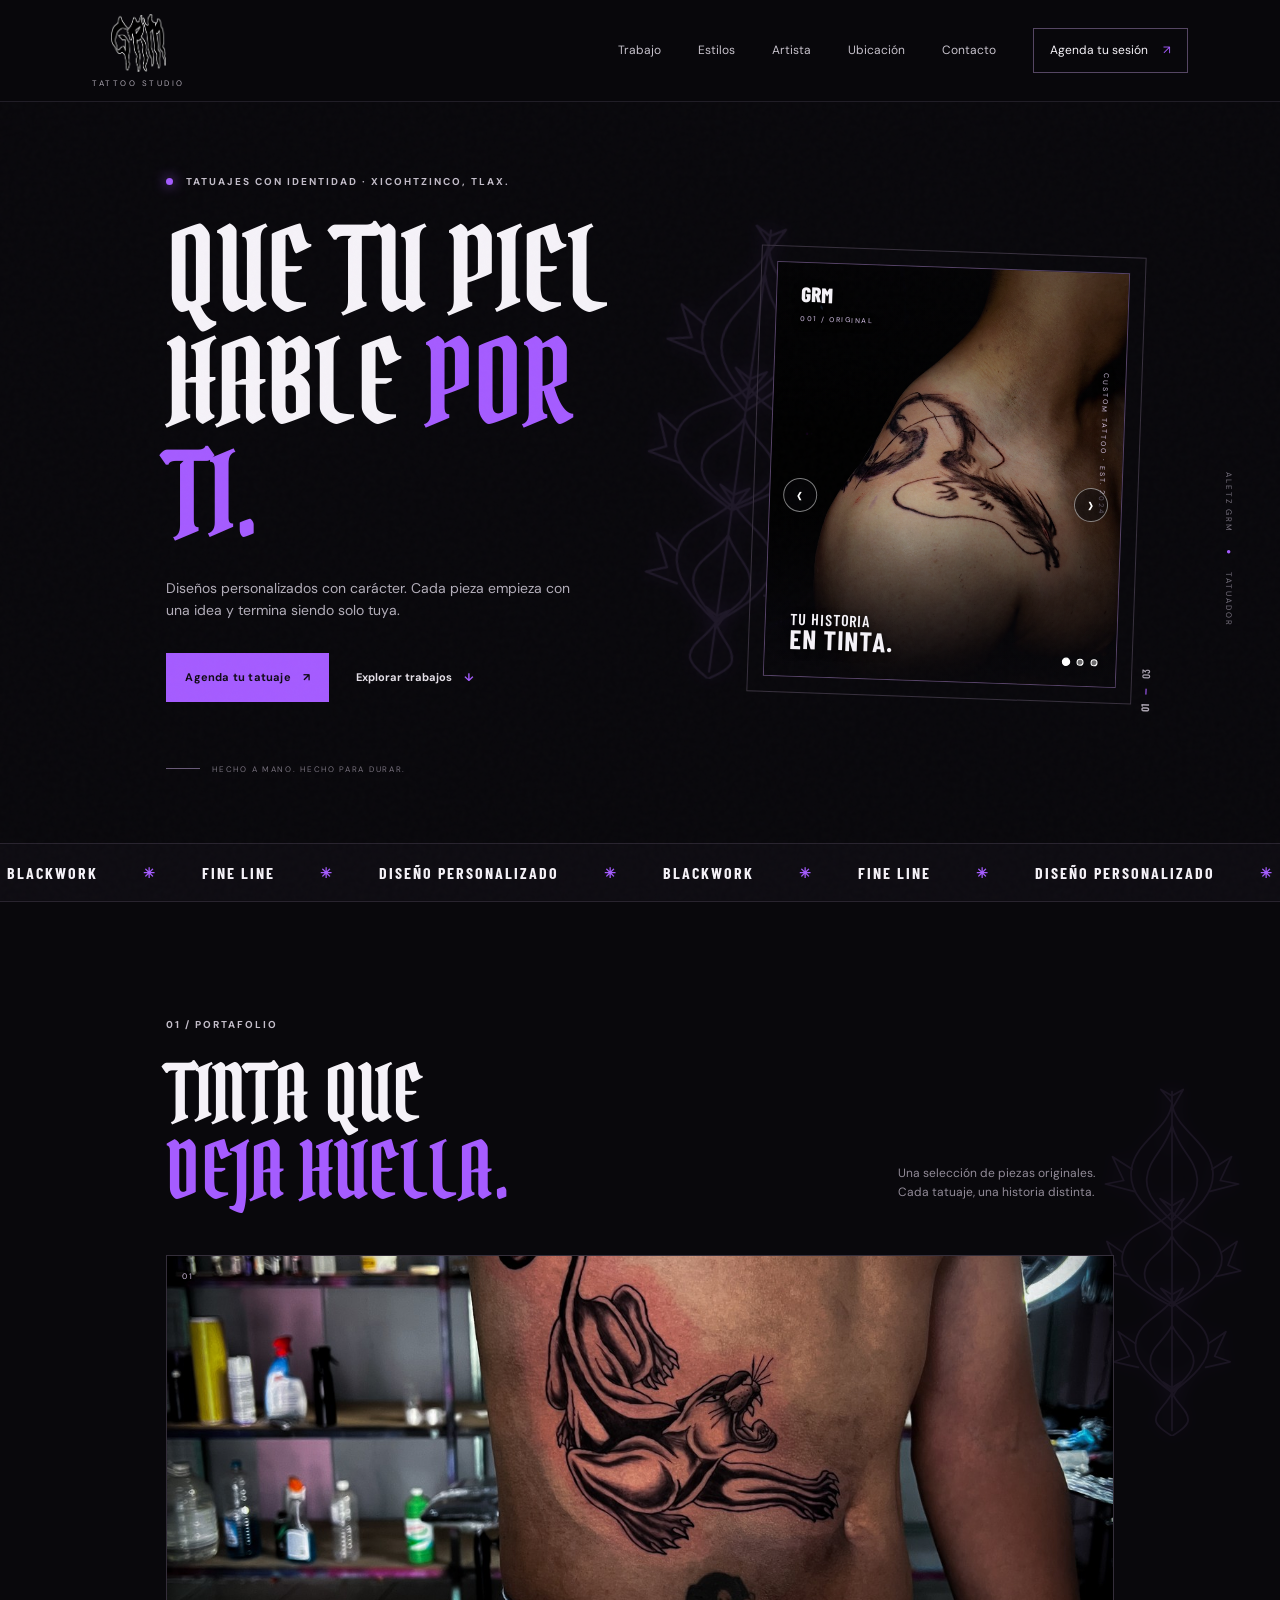
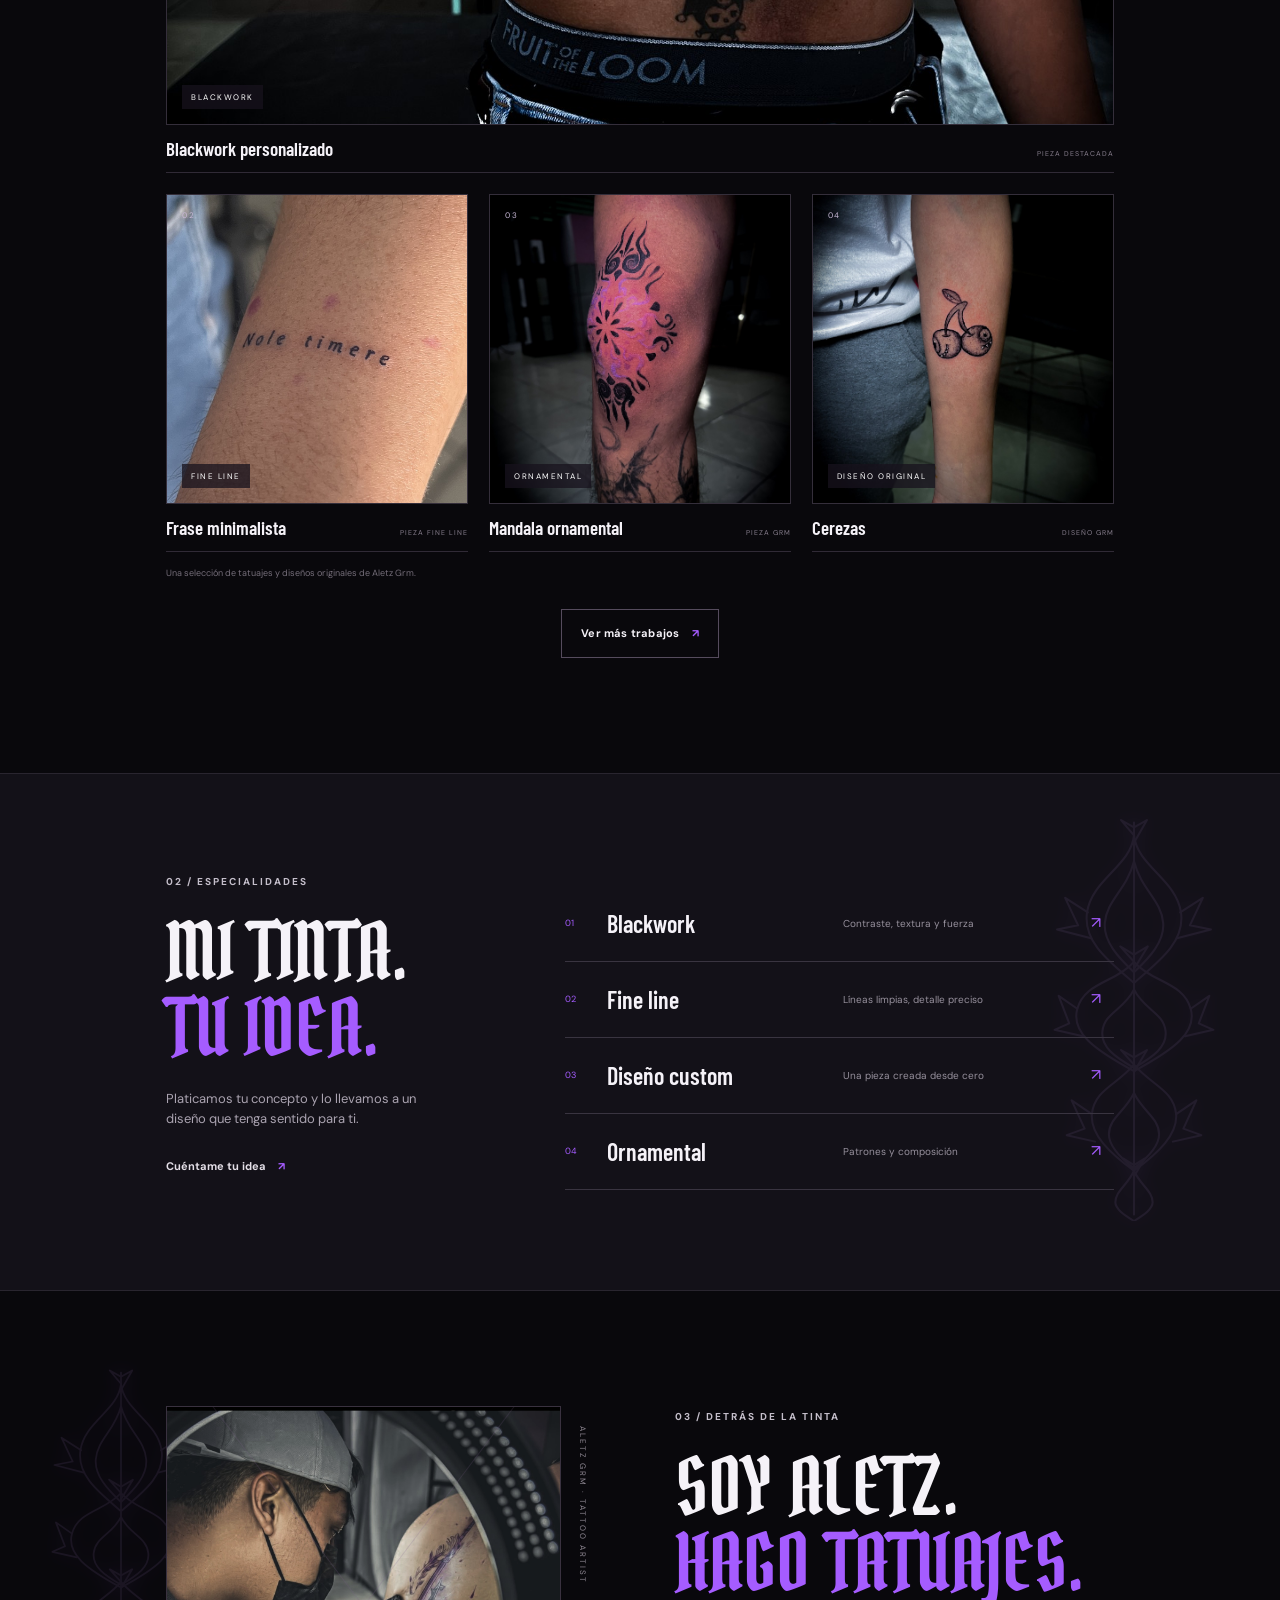
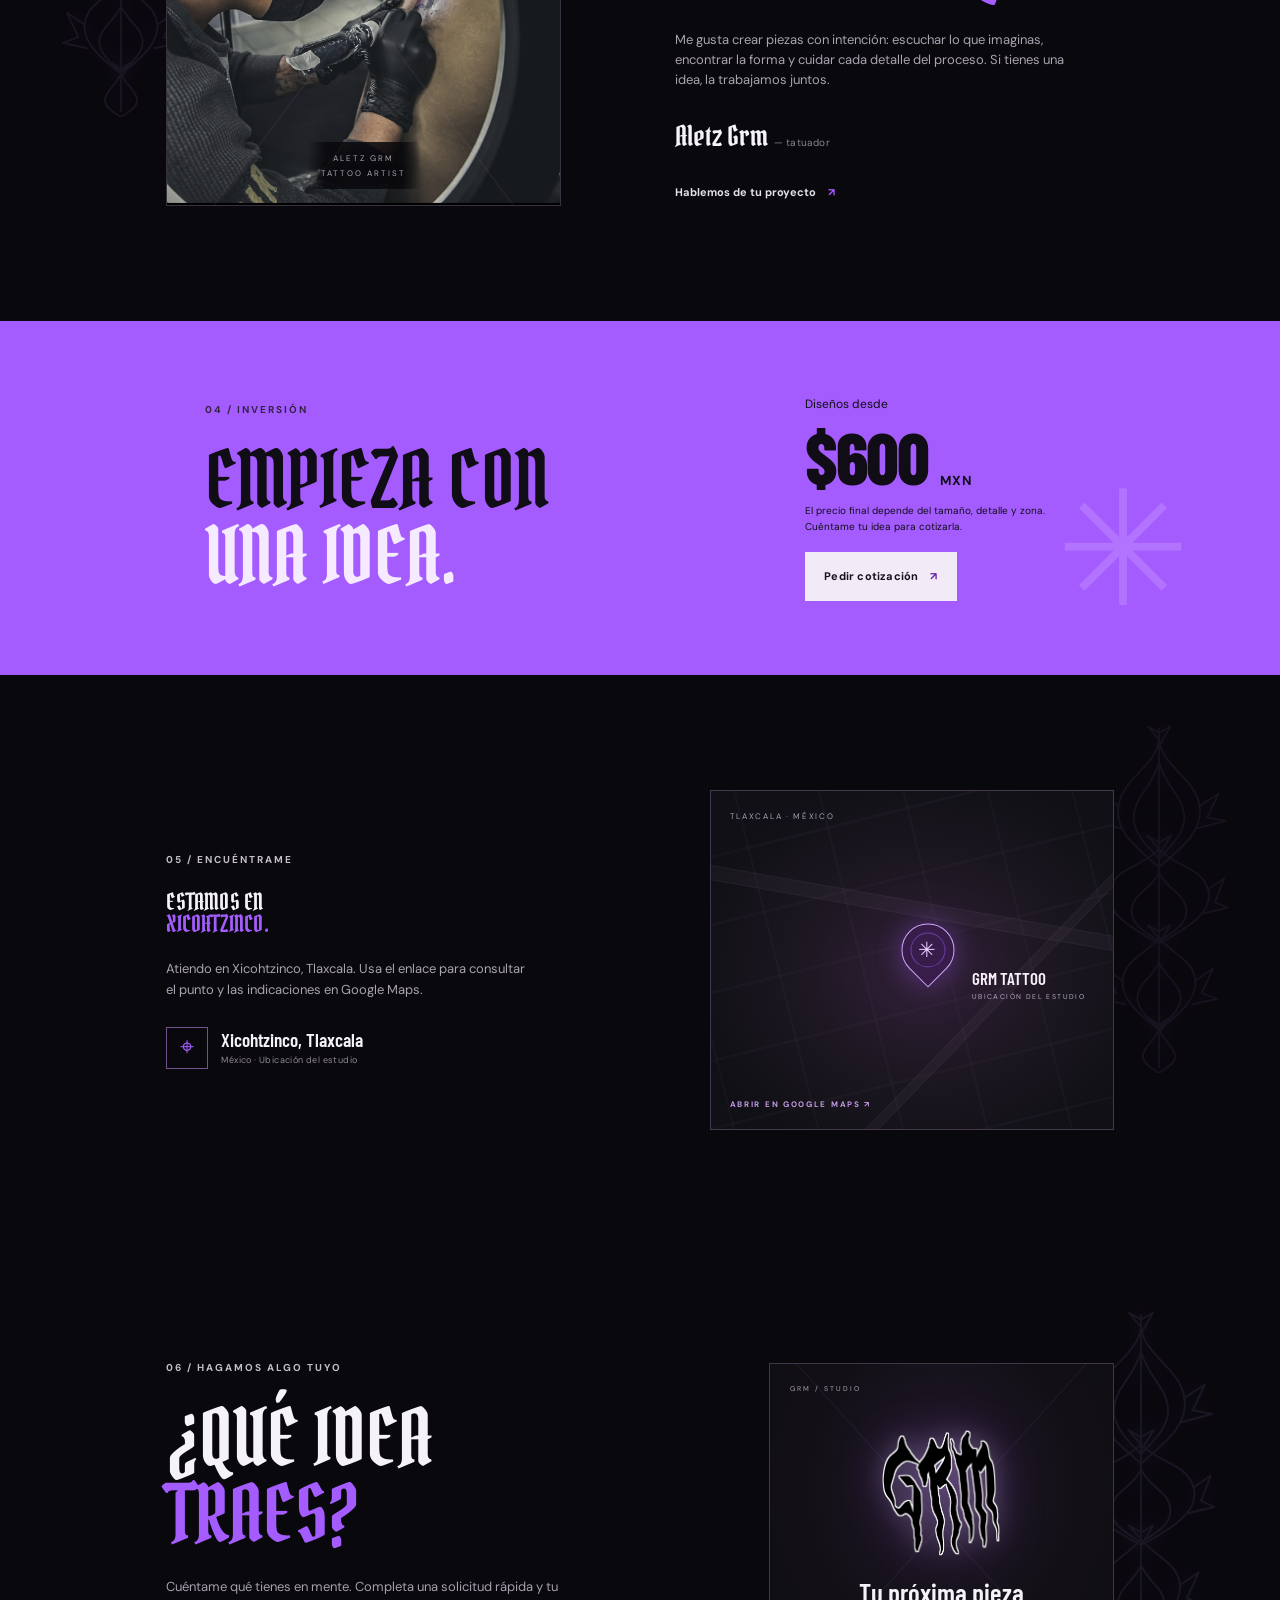
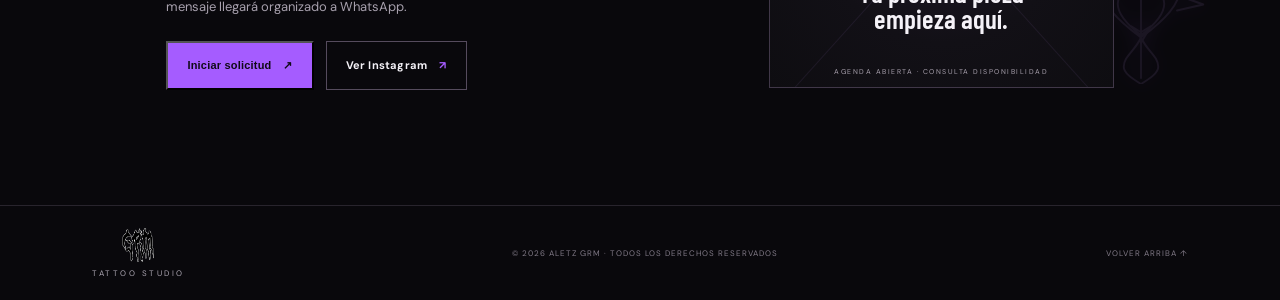
<file: index.html>
<!doctype html>
<html lang="es">
<head>
  <meta charset="utf-8">
  <meta name="viewport" content="width=device-width, initial-scale=1">
  <meta name="theme-color" content="#09080c">
  <meta name="description" content="Tatuajes personalizados por Aletz Grm. Blackwork, fine line y diseños con identidad. Agenda tu cita.">
  <title>GRM Tattoo — Aletz Grm</title>
  <link rel="preconnect" href="https://fonts.googleapis.com">
  <link rel="preconnect" href="https://fonts.gstatic.com" crossorigin>
  <link href="https://fonts.googleapis.com/css2?family=Barlow+Condensed:wght@500;600;700;800;900&family=DM+Sans:wght@400;500;600;700&display=swap" rel="stylesheet">
  <link href="https://fonts.googleapis.com/css2?family=Pirata+One&display=swap" rel="stylesheet">
  <link rel="stylesheet" href="styles.css">
</head>
<body>
  <div class="grain" aria-hidden="true"></div>
  <header class="site-header">
    <a class="brand" href="#inicio" aria-label="GRM Tattoo, inicio"><img class="brand-logo" src="images/logo-grm-contorno.png" alt=""><span class="brand-caption">TATTOO STUDIO</span></a>
    <button class="menu-toggle" aria-label="Abrir menú" aria-expanded="false"><span></span><span></span></button>
    <nav class="nav" aria-label="Navegación principal">
      <a href="#trabajo">Trabajo</a><a href="#estilos">Estilos</a><a href="#artista">Artista</a><a href="#ubicacion">Ubicación</a><a href="#contacto">Contacto</a>
      <a class="nav-cta" href="#contacto">Agenda tu sesión <span>↗</span></a>
    </nav>
  </header>

  <main>
    <section class="hero" id="inicio">
      <div class="hero-copy">
        <p class="eyebrow"><i></i> TATUAJES CON IDENTIDAD · XICOHTZINCO, TLAX.</p>
        <h1>QUE TU PIEL<br>HABLE <em>POR TI.</em></h1>
        <p class="hero-intro">Diseños personalizados con carácter. Cada pieza empieza con una idea y termina siendo solo tuya.</p>
        <div class="hero-actions"><a class="button button-primary" href="#contacto">Agenda tu tatuaje <span>↗</span></a><a class="text-link" href="#trabajo">Explorar trabajos <span>↓</span></a></div>
        <div class="hero-note"><span class="note-line"></span><span>HECHO A MANO. HECHO PARA DURAR.</span></div>
      </div>
      <div class="hero-art" role="img" aria-label="Ilustración abstracta en tinta negra y morada">
        <div class="art-frame hero-carousel" data-carousel tabindex="0" role="region" aria-roledescription="carrusel" aria-label="Tatuajes destacados de Aletz Grm">
          <div class="carousel-slides" aria-live="polite">
            <div class="carousel-slide is-active" data-slide aria-hidden="false"><img src="images/grm-hero-01.jpg" alt="Tatuaje original en un hombro, de líneas negras y sombreado" fetchpriority="high"></div>
            <div class="carousel-slide" data-slide aria-hidden="true"><img src="images/grm-hero-02.jpg" alt="Vista lateral del tatuaje original en el hombro" loading="lazy" decoding="async"></div>
            <div class="carousel-slide" data-slide aria-hidden="true"><img src="images/grm-hero-03.jpg" alt="Otra vista del diseño tatuado en el hombro" loading="lazy" decoding="async"></div>
          </div>
          <div class="art-stamp">GRM<br><small>001 / ORIGINAL</small></div><div class="art-orbit orbit-one"></div><div class="art-orbit orbit-two"></div><div class="art-cross">✳</div><div class="art-vertical">CUSTOM TATTOO · EST. 2024</div><div class="art-bottom">TU HISTORIA<br><b>EN TINTA.</b></div>
          <button class="carousel-arrow carousel-prev" type="button" data-carousel-prev aria-label="Foto anterior">‹</button><button class="carousel-arrow carousel-next" type="button" data-carousel-next aria-label="Foto siguiente">›</button>
          <div class="carousel-dots" role="group" aria-label="Elegir foto"><button class="carousel-dot is-active" type="button" data-carousel-dot="0" aria-label="Ver foto 1 de 3" aria-current="true"></button><button class="carousel-dot" type="button" data-carousel-dot="1" aria-label="Ver foto 2 de 3" aria-current="false"></button><button class="carousel-dot" type="button" data-carousel-dot="2" aria-label="Ver foto 3 de 3" aria-current="false"></button></div>
        </div>
        <div class="art-index"><strong data-carousel-index>01</strong> <span>—</span> 03</div>
      </div>
      <div class="hero-side-label">ALETZ GRM <span>●</span> TATUADOR</div>
    </section>

    <section class="ticker" aria-label="Especialidades"><div class="ticker-track"><span>BLACKWORK</span><b>✳</b><span>FINE LINE</span><b>✳</b><span>DISEÑO PERSONALIZADO</span><b>✳</b><span>BLACKWORK</span><b>✳</b><span>FINE LINE</span><b>✳</b><span>DISEÑO PERSONALIZADO</span><b>✳</b></div></section>

    <section class="section work-section" id="trabajo">
      <div class="section-heading"><div><p class="eyebrow">01 / PORTAFOLIO</p><h2>TINTA QUE<br><em>DEJA HUELLA.</em></h2></div><p class="section-aside">Una selección de piezas originales.<br>Cada tatuaje, una historia distinta.</p></div>
      <div class="gallery">
        <article class="gallery-card card-tall blackwork-card"><div class="gallery-image image-one"><img class="portfolio-photo blackwork-photo" src="images/tatuaje-blackwork-01.jpg" alt="Tatuaje blackwork de una criatura ilustrada en el costado del torso" fetchpriority="high"><span class="image-number">01</span><span class="image-tag">BLACKWORK</span></div><div class="gallery-meta"><h3>Blackwork personalizado</h3><span>PIEZA DESTACADA</span></div></article>
        <article class="gallery-card card-offset fine-line-card"><div class="gallery-image image-two"><img class="portfolio-photo fine-line-photo" src="images/tatuaje-fine-line-01.jpg" alt="Tatuaje fine line con una frase breve en el antebrazo" loading="lazy" decoding="async"><span class="image-number">02</span><span class="image-tag">FINE LINE</span></div><div class="gallery-meta"><h3>Frase minimalista</h3><span>PIEZA FINE LINE</span></div></article>
        <article class="gallery-card ornamental-card"><div class="gallery-image image-three"><img class="portfolio-photo" src="images/tatuaje-ornamental-01.jpg" alt="Tatuaje ornamental de líneas negras y mandala floral en una pierna" loading="lazy" decoding="async"><span class="image-number">03</span><span class="image-tag">ORNAMENTAL</span></div><div class="gallery-meta"><h3>Mandala ornamental</h3><span>PIEZA GRM</span></div></article>
        <article class="gallery-card original-card"><div class="gallery-image image-four"><img class="portfolio-photo" src="images/tatuaje-diseno-original-01.jpg" alt="Tatuaje original de dos cerezas ilustradas en un antebrazo" loading="lazy" decoding="async"><span class="image-number">04</span><span class="image-tag">DISEÑO ORIGINAL</span></div><div class="gallery-meta"><h3>Cerezas</h3><span>DISEÑO GRM</span></div></article>
      </div>
      <p class="gallery-disclaimer">Una selección de tatuajes y diseños originales de Aletz Grm.</p>
      <div class="gallery-actions"><a class="button button-outline" href="trabajos.html" target="_blank" rel="noopener noreferrer">Ver más trabajos <span>↗</span></a></div>
    </section>

    <section class="styles-section" id="estilos"><div class="styles-inner"><div class="styles-title"><p class="eyebrow">02 / ESPECIALIDADES</p><h2>MI TINTA.<br><em>TU IDEA.</em></h2><p>Platicamos tu concepto y lo llevamos a un diseño que tenga sentido para ti.</p><a class="text-link" href="#contacto">Cuéntame tu idea <span>↗</span></a></div><div class="style-list"><a href="#contacto"><span class="style-num">01</span><span class="style-name">Blackwork</span><span class="style-desc">Contraste, textura y fuerza</span><span class="style-arrow">↗</span></a><a href="#contacto"><span class="style-num">02</span><span class="style-name">Fine line</span><span class="style-desc">Líneas limpias, detalle preciso</span><span class="style-arrow">↗</span></a><a href="#contacto"><span class="style-num">03</span><span class="style-name">Diseño custom</span><span class="style-desc">Una pieza creada desde cero</span><span class="style-arrow">↗</span></a><a href="#contacto"><span class="style-num">04</span><span class="style-name">Ornamental</span><span class="style-desc">Patrones y composición</span><span class="style-arrow">↗</span></a></div></div></section>

    <section class="artist-section section" id="artista"><div class="artist-visual"><div class="portrait-placeholder"><img class="artist-photo" src="images/aletz-trabajando.jpg" alt="Aletz Grm trabajando en un tatuaje en el estudio" loading="lazy" decoding="async"><span class="portrait-label">ALETZ GRM<br>TATTOO ARTIST</span></div><span class="artist-vertical">ALETZ GRM · TATTOO ARTIST</span></div><div class="artist-copy"><p class="eyebrow">03 / DETRÁS DE LA TINTA</p><h2>SOY ALETZ.<br><em>HAGO TATUAJES.</em></h2><p class="artist-body">Me gusta crear piezas con intención: escuchar lo que imaginas, encontrar la forma y cuidar cada detalle del proceso. Si tienes una idea, la trabajamos juntos.</p><p class="artist-sign">Aletz Grm <span>— tatuador</span></p><a class="text-link" href="#contacto">Hablemos de tu proyecto <span>↗</span></a></div></section>

    <section class="price-band"><div><p class="eyebrow">04 / INVERSIÓN</p><h2>EMPIEZA CON<br><em>UNA IDEA.</em></h2></div><div class="price-detail"><p>Diseños desde</p><div class="price">$600 <small>MXN</small></div><p class="price-copy">El precio final depende del tamaño, detalle y zona. Cuéntame tu idea para cotizarla.</p><a class="button button-light" href="#contacto">Pedir cotización <span>↗</span></a></div><span class="price-star">✳</span></section>

    <section class="location-section section" id="ubicacion"><div class="location-copy"><p class="eyebrow">05 / ENCUÉNTRAME</p><h2>ESTAMOS EN<br><em>XICOHTZINCO.</em></h2><p>Atiendo en Xicohtzinco, Tlaxcala. Usa el enlace para consultar el punto y las indicaciones en Google Maps.</p><div class="location-address"><span class="location-pin" aria-hidden="true">⌖</span><div><strong>Xicohtzinco, Tlaxcala</strong><small>México · Ubicación del estudio</small></div></div></div><div class="map-card" aria-label="Ubicación del estudio GRM en Xicohtzinco, Tlaxcala"><div class="map-grid"></div><span class="map-coordinates">TLAXCALA · MÉXICO</span><span class="map-pin">✳<i></i></span><span class="map-label">GRM TATTOO<br><small>UBICACIÓN DEL ESTUDIO</small></span><a class="map-footnote" href="https://maps.app.goo.gl/VLxfijzPcdKHc5oY7" target="_blank" rel="noopener noreferrer">ABRIR EN GOOGLE MAPS ↗</a></div></section>
    <section class="contact-section section" id="contacto"><div class="contact-copy"><p class="eyebrow">06 / HAGAMOS ALGO TUYO</p><h2>¿QUÉ IDEA<br><em>TRAES?</em></h2><p>Cuéntame qué tienes en mente. Completa una solicitud rápida y tu mensaje llegará organizado a WhatsApp.</p><div class="contact-buttons"><button class="button button-primary" type="button" data-open-form>Iniciar solicitud <span>↗</span></button><a class="button button-outline" data-instagram href="#">Ver Instagram <span>↗</span></a></div></div><div class="contact-card"><span class="contact-card-label">GRM / STUDIO</span><div class="contact-logo-wrap"><img class="contact-logo" src="images/logo-grm-contorno.png" alt="Logo GRM con contorno blanco" loading="lazy" decoding="async"></div><p>Tu próxima pieza<br>empieza aquí.</p><span class="contact-card-foot">AGENDA ABIERTA · CONSULTA DISPONIBILIDAD</span></div></section>
  </main>
  <dialog class="request-dialog" aria-labelledby="form-title"><form id="tattoo-request" novalidate><button class="dialog-close" type="button" aria-label="Cerrar formulario">×</button><p class="eyebrow">GRM / SOLICITUD DE COTIZACIÓN</p><h2 id="form-title">CUÉNTAME<br><em>TU IDEA.</em></h2><p class="form-intro">Con estos datos puedo entender mejor tu proyecto.</p><div class="form-grid"><label>Tu nombre<input name="name" autocomplete="name" placeholder="¿Cómo te llamas?" required></label><label>Zona del cuerpo<input name="placement" placeholder="Ej. antebrazo, espalda" required></label><label>Tamaño aproximado<input name="size" placeholder="Ej. 10 cm" required></label><label class="full-field">Describe tu idea<textarea name="description" rows="3" placeholder="Tema, detalles, referencias o cualquier cosa que deba saber" required></textarea></label><label class="full-field upload-field">Foto de referencia <span>(opcional)</span><input name="reference" type="file" accept="image/*"><small class="file-name">Puedes agregar una imagen desde tu celular o computadora.</small></label></div><p class="share-note">Al continuar se abrirá WhatsApp con tus respuestas. Si agregas una foto, en algunos celulares podrás compartirla junto con el mensaje; si no, WhatsApp te pedirá adjuntarla en el chat.</p><p class="form-error" role="alert" hidden>Completa los campos para preparar tu solicitud.</p><button class="button button-primary form-submit" type="submit">Continuar a WhatsApp <span>↗</span></button><p class="form-status" role="status" aria-live="polite"></p></form></dialog>
  <footer class="footer"><a class="brand" href="#inicio" aria-label="GRM Tattoo, volver al inicio"><img class="brand-logo" src="images/logo-grm-contorno.png" alt=""><span class="brand-caption">TATTOO STUDIO</span></a><span>© <span id="year"></span> ALETZ GRM · TODOS LOS DERECHOS RESERVADOS</span><a href="#inicio">VOLVER ARRIBA ↑</a></footer>
  <script src="script.js"></script>
</body>
</html>
</file>
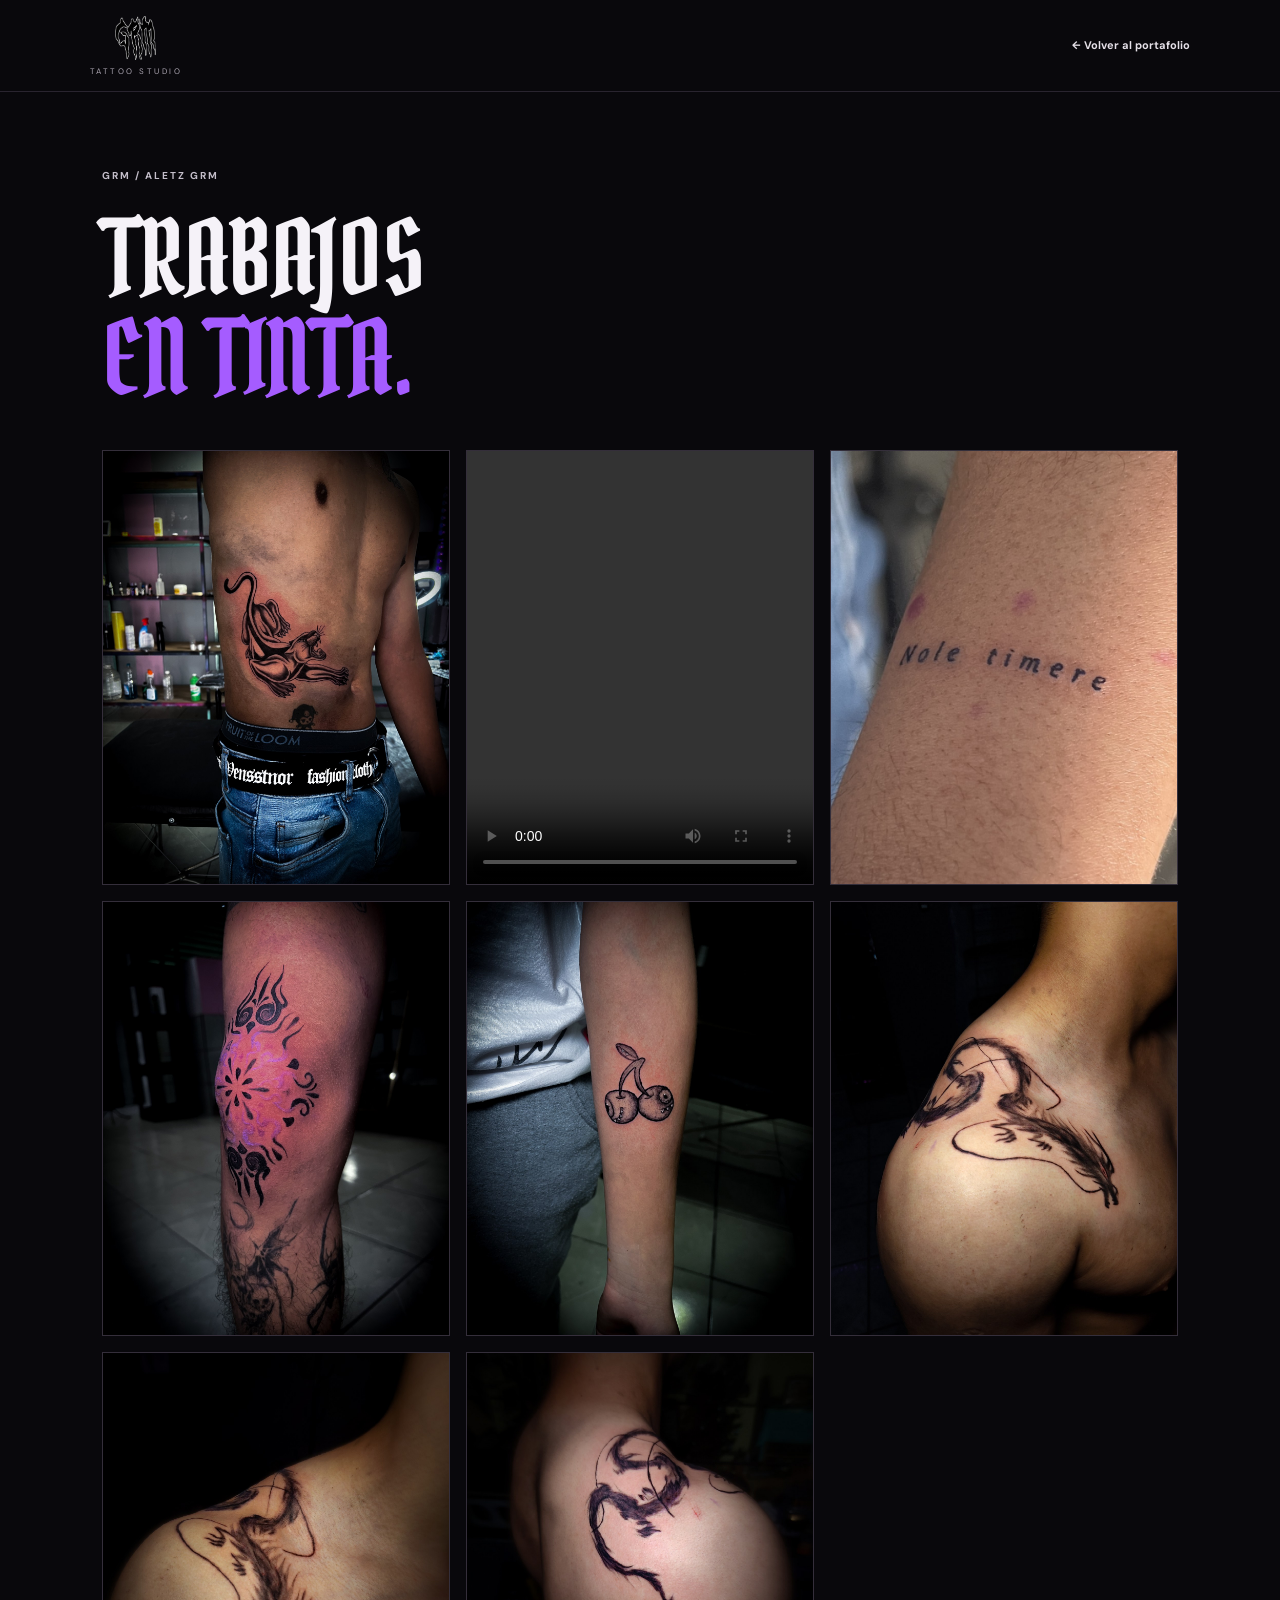
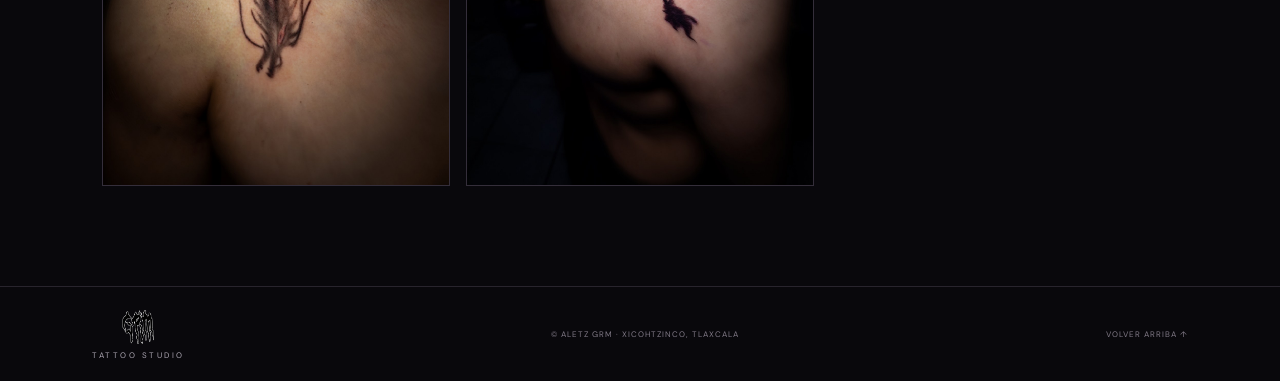
<file: trabajos.html>
<!doctype html>
<html lang="es">
<head>
  <meta charset="utf-8">
  <meta name="viewport" content="width=device-width, initial-scale=1">
  <meta name="theme-color" content="#09080c">
  <meta name="description" content="Galería de tatuajes de Aletz Grm en Xicohtzinco, Tlaxcala.">
  <title>Más trabajos — GRM Tattoo</title>
  <link href="https://fonts.googleapis.com/css2?family=Barlow+Condensed:wght@500;600;700;800;900&family=DM+Sans:wght@400;500;600;700&family=Pirata+One&display=swap" rel="stylesheet">
  <link rel="stylesheet" href="styles.css">
</head>
<body class="all-work-page">
  <header class="all-work-header" id="top">
    <a class="brand" href="index.html" aria-label="GRM Tattoo, inicio"><img class="brand-logo" src="images/logo-grm-contorno.png" alt=""><span class="brand-caption">TATTOO STUDIO</span></a>
    <a class="text-link" href="index.html#trabajo">← Volver al portafolio</a>
  </header>
  <main class="all-work-main">
    <p class="eyebrow">GRM / ALETZ GRM</p>
    <h1>TRABAJOS<br><em>EN TINTA.</em></h1>
    <div class="all-work-grid" aria-label="Galería de tatuajes">
      <a class="all-work-tile" href="images/tatuaje-blackwork-01.jpg" target="_blank" rel="noopener noreferrer" aria-label="Ampliar foto del tatuaje blackwork"><img src="images/tatuaje-blackwork-01.jpg" alt="Tatuaje blackwork de una criatura ilustrada en el costado del torso" fetchpriority="high"></a>
      <div class="all-work-tile all-work-video-tile"><video controls playsinline preload="metadata" aria-label="Video de un trabajo de tatuaje de Aletz Grm"><source src="images/grm-trabajo-video-01.mp4" type="video/mp4">Tu navegador no puede reproducir este video.</video></div>
      <a class="all-work-tile" href="images/tatuaje-fine-line-01.jpg" target="_blank" rel="noopener noreferrer" aria-label="Ampliar tatuaje fine line"><img src="images/tatuaje-fine-line-01.jpg" alt="Tatuaje fine line con una frase breve en el antebrazo" loading="lazy" decoding="async"></a>
      <a class="all-work-tile" href="images/tatuaje-ornamental-01.jpg" target="_blank" rel="noopener noreferrer" aria-label="Ampliar foto del tatuaje ornamental"><img src="images/tatuaje-ornamental-01.jpg" alt="Tatuaje ornamental con mandala floral en una pierna" loading="lazy" decoding="async"></a>
      <a class="all-work-tile" href="images/tatuaje-diseno-original-01.jpg" target="_blank" rel="noopener noreferrer" aria-label="Ampliar foto del diseño original de cerezas"><img src="images/tatuaje-diseno-original-01.jpg" alt="Diseño original de dos cerezas tatuadas en un antebrazo" loading="lazy" decoding="async"></a>
      <a class="all-work-tile" href="images/grm-hero-01.jpg" target="_blank" rel="noopener noreferrer" aria-label="Ampliar tatuaje original, primera vista"><img src="images/grm-hero-01.jpg" alt="Tatuaje original en un hombro, primera vista" loading="lazy" decoding="async"></a>
      <a class="all-work-tile" href="images/grm-hero-02.jpg" target="_blank" rel="noopener noreferrer" aria-label="Ampliar tatuaje original, segunda vista"><img src="images/grm-hero-02.jpg" alt="Tatuaje original en un hombro, segunda vista" loading="lazy" decoding="async"></a>
      <a class="all-work-tile" href="images/grm-hero-03.jpg" target="_blank" rel="noopener noreferrer" aria-label="Ampliar tatuaje original, tercera vista"><img src="images/grm-hero-03.jpg" alt="Tatuaje original en un hombro, tercera vista" loading="lazy" decoding="async"></a>
    </div>
  </main>
  <footer class="footer"><a class="brand" href="index.html" aria-label="GRM Tattoo, inicio"><img class="brand-logo" src="images/logo-grm-contorno.png" alt=""><span class="brand-caption">TATTOO STUDIO</span></a><span>© ALETZ GRM · XICOHTZINCO, TLAXCALA</span><a href="#top">VOLVER ARRIBA ↑</a></footer>
</body>
</html>
</file>
<file: styles.css>
@import url('https://fonts.googleapis.com/css2?family=Barlow+Condensed:wght@500;600;700;800;900&family=DM+Sans:wght@400;500;600;700&display=swap');
:root{--bg:#09080c;--panel:#111016;--white:#f5f2f8;--muted:#a7a2ae;--purple:#a55cff;--line:#302c36;--display:'Barlow Condensed',Impact,sans-serif;--body:'DM Sans',Arial,sans-serif}*{box-sizing:border-box}html{scroll-behavior:smooth;scroll-padding-top:90px}body{margin:0;background:var(--bg);color:var(--white);font-family:var(--body);font-size:15px;line-height:1.55;overflow-x:hidden}a{color:inherit;text-decoration:none}.grain{position:fixed;inset:0;z-index:5;pointer-events:none;opacity:.055;background-image:url("data:image/svg+xml,%3Csvg viewBox='0 0 180 180' xmlns='http://www.w3.org/2000/svg'%3E%3Cfilter id='n'%3E%3CfeTurbulence type='fractalNoise' baseFrequency='.9' numOctaves='3' stitchTiles='stitch'/%3E%3C/filter%3E%3Crect width='100%25' height='100%25' filter='url(%23n)' opacity='.35'/%3E%3C/svg%3E")}.site-header{height:88px;padding:0 7.2%;display:flex;align-items:center;justify-content:space-between;border-bottom:1px solid #211e27;position:relative;z-index:10;background:rgba(9,8,12,.94)}.brand{display:inline-flex;flex-direction:column;line-height:1}.brand-mark{font:800 29px/.85 var(--display);letter-spacing:-1.5px}.brand-mark span{color:var(--purple)}.brand-caption{font-size:8px;letter-spacing:2.5px;color:#aaa4b0;margin-top:7px}.nav{display:flex;align-items:center;gap:37px;font-size:12px;color:#c7c2cc}.nav a:hover,.text-link:hover{color:var(--purple)}.nav-cta{border:1px solid #554663;padding:12px 16px;color:var(--white)!important}.nav-cta span,.button span{color:var(--purple);margin-left:12px}.menu-toggle{display:none}.hero{min-height:650px;padding:72px 11% 68px 13%;display:grid;grid-template-columns:1fr .8fr;align-items:center;position:relative;gap:5%}.eyebrow{font-size:10px;font-weight:700;letter-spacing:2px;color:#c4beca;margin:0 0 24px}.eyebrow i{display:inline-block;width:7px;height:7px;background:var(--purple);border-radius:50%;margin-right:9px;box-shadow:0 0 13px var(--purple)}h1,h2,h3,p{margin-top:0}h1,h2{font-family:var(--display);font-weight:800;line-height:.88;letter-spacing:-1px}h1{font-size:clamp(68px,9vw,124px);margin-bottom:26px}h1 em,h2 em{font-style:normal;color:var(--purple)}.hero-intro{max-width:410px;color:#b3aeba;font-size:14px}.hero-actions{display:flex;align-items:center;gap:27px;margin-top:31px}.button{min-height:49px;padding:0 19px;display:inline-flex;align-items:center;justify-content:center;font-size:11px;font-weight:700;letter-spacing:.2px;transition:transform .2s,background .2s}.button:hover{transform:translateY(-2px)}.button-primary{background:var(--purple);color:#100a17}.button-primary span{color:#100a17}.text-link{font-size:11px;font-weight:700;color:#e5e0e8}.text-link span{color:var(--purple);margin-left:9px}.hero-note{display:flex;align-items:center;gap:12px;margin-top:61px;color:#77717d;font-size:8px;letter-spacing:1.7px}.note-line{width:34px;height:1px;background:#695a78}.hero-art{justify-self:end;width:min(100%,385px);padding:15px;border:1px solid #38313e;position:relative;transform:rotate(2deg)}.art-frame{height:415px;position:relative;overflow:hidden;background:radial-gradient(ellipse at 50% 45%,#58268f 0,#281338 22%,#16111d 50%,#0d0c11 75%);border:1px solid #554267}.art-frame:before{content:"";position:absolute;inset:0;background:linear-gradient(135deg,transparent 48%,rgba(202,152,255,.12) 49%,transparent 50%),repeating-linear-gradient(0deg,transparent 0 39px,rgba(255,255,255,.035) 40px)}.art-frame:after{content:"";position:absolute;width:150%;height:1px;background:#b47aff;top:55%;left:-20%;transform:rotate(-38deg);box-shadow:0 0 20px #af70ff}.art-stamp{position:absolute;top:22px;left:24px;font:800 21px/.9 var(--display);z-index:1}.art-stamp small{font:500 7px var(--body);letter-spacing:1.5px;color:#b8a7c7}.art-orbit{position:absolute;border:1px solid rgba(237,214,255,.7);border-radius:50%;left:50%;top:48%;transform:translate(-50%,-50%) rotate(-23deg);z-index:1}.orbit-one{width:220px;height:310px}.orbit-two{width:145px;height:350px;transform:translate(-50%,-50%) rotate(38deg);border-color:rgba(192,123,255,.7)}.art-cross{position:absolute;z-index:2;left:50%;top:44%;transform:translate(-50%,-50%);font-size:95px;color:#f2eafa;text-shadow:0 0 20px #a75fff}.art-vertical{position:absolute;right:15px;top:100px;writing-mode:vertical-rl;font-size:7px;letter-spacing:2px;color:#cbbbd9}.art-bottom{position:absolute;z-index:2;bottom:24px;left:24px;font:600 16px/.95 var(--display);letter-spacing:1px}.art-bottom b{font-size:27px}.art-index{position:absolute;right:-36px;bottom:7px;font:600 11px var(--display);color:#a9a2af;transform:rotate(-90deg)}.art-index span{color:var(--purple);padding:0 7px}.hero-side-label{position:absolute;right:3.5%;top:50%;writing-mode:vertical-rl;font-size:8px;letter-spacing:2px;color:#77717e}.hero-side-label span{color:var(--purple);padding:10px 0}.ticker{height:59px;overflow:hidden;border-block:1px solid #29242f;background:#0e0c12;display:flex;align-items:center}.ticker-track{display:flex;align-items:center;justify-content:space-around;min-width:100%;gap:32px;white-space:nowrap;font:700 16px var(--display);letter-spacing:2px}.ticker-track b{color:var(--purple);font-size:14px}.section{padding:115px 13%}.section-heading{display:flex;align-items:end;justify-content:space-between;margin-bottom:46px}.section-heading h2,.styles-title h2,.artist-copy h2,.price-band h2,.contact-copy h2{font-size:clamp(48px,6.3vw,78px);margin:0}.section-aside{color:#928b98;font-size:12px;margin:0 2% 8px}.gallery{display:grid;grid-template-columns:1.07fr .9fr .9fr;align-items:start;gap:21px}.gallery-card{min-width:0}.card-offset{margin-top:68px}.gallery-image{height:310px;position:relative;overflow:hidden;border:1px solid #342e3a;background-color:#17121c}.card-tall .gallery-image{height:385px}.image-one{background:radial-gradient(ellipse at 50% 48%,#33223c 0,#19151e 43%,#100f13 78%)}.image-two{background:radial-gradient(ellipse at 40% 50%,#3e2d49 0,#1c1720 44%,#101014 80%)}.image-three{background:radial-gradient(ellipse at 50% 50%,#37233f 0,#17131c 46%,#0f0e12 78%)}.gallery-image:before{content:"";position:absolute;inset:12%;border:1px solid rgba(199,147,243,.26);transform:rotate(10deg)}.gallery-image:after{content:"";position:absolute;width:70%;height:125%;left:15%;top:-10%;border:1px solid rgba(245,231,255,.4);border-radius:48%;transform:rotate(-30deg)}.image-two:after{width:46%;left:27%;transform:rotate(29deg)}.image-three:after{width:55%;left:22%;border-radius:0;transform:rotate(45deg)}.image-number,.image-tag{position:absolute;z-index:2;font-size:8px;letter-spacing:1.5px}.image-number{top:14px;left:15px;color:#c7b7d5}.image-tag{bottom:15px;left:15px;color:white;background:#17121cbf;padding:6px 9px}.ink-graphic{position:absolute;z-index:1;left:50%;top:49%;transform:translate(-50%,-50%);color:#e9e1ef;text-shadow:0 0 19px #ba77ff}.graphic-flower{font-size:118px}.graphic-moon{font-size:145px}.graphic-eye{font-size:115px}.gallery-meta{padding:12px 0;display:flex;justify-content:space-between;align-items:baseline;gap:8px;border-bottom:1px solid #302a36}.gallery-meta h3{font:600 19px var(--display);margin:0}.gallery-meta span{font-size:7px;letter-spacing:1px;color:#877e8d;text-align:right}.gallery-disclaimer{font-size:9px;color:#746d79;margin-top:15px}.styles-section{background:#131118;padding:100px 13%;border-block:1px solid #29252f}.styles-inner{display:grid;grid-template-columns:.72fr 1.3fr;gap:10%}.styles-title>p:not(.eyebrow){color:#aaa3b0;max-width:275px;font-size:13px;margin:22px 0 25px}.style-list{padding-top:12px}.style-list a{display:grid;grid-template-columns:42px 1fr 1.05fr 23px;align-items:center;min-height:76px;border-bottom:1px solid #393440}.style-num{font-size:9px;color:var(--purple)}.style-name{font:600 24px var(--display)}.style-desc{font-size:10px;color:#96909c}.style-arrow{color:var(--purple);font-size:16px}.style-list a:hover .style-name{color:var(--purple)}.artist-section{display:grid;grid-template-columns:.9fr 1fr;gap:12%;align-items:center}.artist-visual{position:relative}.portrait-placeholder{height:400px;background:linear-gradient(150deg,#28202f,#131116 66%);border:1px solid #39313f;display:flex;flex-direction:column;align-items:center;justify-content:center;position:relative;overflow:hidden}.portrait-placeholder:before,.portrait-placeholder:after{content:"";position:absolute;height:150%;width:1px;background:#78618c;transform:rotate(37deg);opacity:.45}.portrait-placeholder:after{transform:rotate(-37deg)}.portrait-symbol{font:800 89px/.8 var(--display);letter-spacing:-8px;text-shadow:0 0 28px #8b4ccb;z-index:1}.portrait-symbol span{color:var(--purple)}.portrait-label{z-index:1;margin-top:26px;text-align:center;font-size:8px;line-height:1.8;letter-spacing:2px;color:#aaa2b0}.artist-vertical{position:absolute;right:-28px;top:20px;writing-mode:vertical-rl;font-size:8px;letter-spacing:2px;color:#8e8792}.artist-body{color:#aaa3b0;font-size:13px;max-width:390px;margin:28px 0}.artist-sign{font:600 24px var(--display);margin:0 0 26px}.artist-sign span{font:400 10px var(--body);color:#8d8693}.price-band{position:relative;overflow:hidden;padding:74px 16%;background:var(--purple);color:#110d16;display:flex;justify-content:space-between;align-items:center}.price-band .eyebrow{color:#342243}.price-band h2 em{color:#f5eaff}.price-detail{width:270px}.price-detail>p:first-child{font-size:12px;margin:0}.price{font:800 72px/.95 var(--display);letter-spacing:-2px;margin:8px 0}.price small{font:700 13px var(--body);letter-spacing:1px}.price-copy{font-size:10px;max-width:245px;margin:13px 0 18px}.button-light{background:#f3eaf8;color:#17111b}.button-light span{color:#6823a4}.price-star{position:absolute;right:7%;top:30%;font-size:160px;color:#ffffff26}.contact-section{display:grid;grid-template-columns:1fr .72fr;gap:13%;align-items:center}.contact-copy>p:not(.eyebrow){max-width:420px;color:#a7a0ad;font-size:13px;margin:24px 0}.contact-buttons{display:flex;gap:12px;flex-wrap:wrap}.button-outline{border:1px solid #554b5d}.contact-card{height:325px;border:1px solid #403748;background:linear-gradient(135deg,#17131c,#0e0d11);padding:24px;position:relative;display:flex;flex-direction:column;justify-content:center;align-items:center;text-align:center;overflow:hidden}.contact-card:before,.contact-card:after{content:"";position:absolute;height:180%;width:1px;background:#554169;transform:rotate(42deg);opacity:.7}.contact-card:after{transform:rotate(-42deg)}.contact-card-label,.contact-card-foot{position:absolute;z-index:1;font-size:7px;letter-spacing:2px;color:#a8a0ad}.contact-card-label{top:20px;left:20px}.contact-card-foot{bottom:19px}.contact-symbol{position:relative;z-index:1;color:var(--purple);font-size:67px;text-shadow:0 0 25px #9a4eee}.contact-card p{position:relative;z-index:1;font:600 27px/.95 var(--display);margin:8px 0 0}.footer{min-height:95px;padding:22px 7.2%;display:flex;align-items:center;justify-content:space-between;border-top:1px solid #28242d;color:#817a87}.footer>span,.footer>a:last-child{font-size:8px;letter-spacing:1px}.footer .brand-mark{font-size:24px}
@media(max-width:900px){.site-header{padding-inline:5%;height:76px}.nav{gap:19px}.hero{padding:62px 9%;grid-template-columns:1fr .8fr}.art-frame{height:360px}.hero-side-label{display:none}.section{padding:90px 8%}.styles-section{padding:85px 8%}.gallery{gap:13px}.gallery-image{height:270px}.card-tall .gallery-image{height:330px}.gallery-meta{display:block}.gallery-meta span{display:block;margin-top:3px}.artist-section{gap:8%}.price-band{padding-inline:10%}.contact-section{gap:8%}}
@media(max-width:650px){.site-header{height:70px;padding-inline:6%}.menu-toggle{display:flex;flex-direction:column;gap:6px;background:none;border:0;padding:10px;z-index:12}.menu-toggle span{width:23px;height:1px;background:white;transition:.2s}.menu-toggle[aria-expanded=true] span:first-child{transform:translateY(3.5px) rotate(45deg)}.menu-toggle[aria-expanded=true] span:last-child{transform:translateY(-3.5px) rotate(-45deg)}.nav{display:none;position:absolute;top:69px;left:0;right:0;padding:25px 6% 30px;background:#0d0b11;border-bottom:1px solid var(--line);flex-direction:column;align-items:stretch;gap:0}.nav.open{display:flex}.nav>a{padding:14px 0;border-bottom:1px solid #28232d}.nav .nav-cta{margin-top:14px;padding:13px}.hero{display:flex;flex-direction:column;align-items:stretch;padding:66px 7% 56px;gap:48px}.hero-copy{order:0}h1{font-size:clamp(67px,17vw,100px)}.hero-intro{max-width:350px}.hero-actions{gap:18px;flex-wrap:wrap}.hero-note{margin-top:40px}.hero-art{justify-self:auto;align-self:center;width:min(78%,330px);margin-right:14px}.art-frame{height:340px}.ticker-track{min-width:max-content;gap:24px;animation:marquee 23s linear infinite}.ticker-track span{font-size:14px}@keyframes marquee{to{transform:translateX(-25%)}}.section{padding:76px 7%}.section-heading{display:block;margin-bottom:28px}.section-heading h2,.styles-title h2,.artist-copy h2,.price-band h2,.contact-copy h2{font-size:58px}.section-aside{margin-top:16px}.gallery{grid-template-columns:1fr 1fr;gap:20px 12px}.gallery-card.card-tall{grid-column:1/-1}.card-tall .gallery-image{height:360px}.gallery-image{height:245px}.card-offset{margin-top:0}.gallery-meta h3{font-size:17px}.gallery-meta span{font-size:7px}.styles-section{padding:76px 7%}.styles-inner{grid-template-columns:1fr;gap:35px}.styles-title>p:not(.eyebrow){margin:16px 0}.style-list a{grid-template-columns:33px 1fr 22px;min-height:70px}.style-desc{display:none}.style-name{font-size:22px}.artist-section{grid-template-columns:1fr;gap:37px}.portrait-placeholder{height:340px}.artist-copy{order:-1}.artist-body{margin:21px 0}.price-band{padding:65px 8%;display:block}.price-band h2{margin-bottom:37px}.price-detail{width:auto}.price-star{font-size:100px;right:-5px;top:22%}.contact-section{grid-template-columns:1fr;gap:38px}.contact-card{height:270px}.contact-buttons .button{flex:1 1 auto}.footer{padding:24px 7%;display:grid;grid-template-columns:1fr auto;gap:18px}.footer>span{grid-column:1/-1;grid-row:2}.footer>a:last-child{font-size:7px}}
@media(prefers-reduced-motion:reduce){html{scroll-behavior:auto}*,*:before,*:after{animation-duration:.01ms!important;animation-iteration-count:1!important;transition-duration:.01ms!important}}

/* Tipografía gótica reservada para títulos y marca; el texto corrido sigue legible. */
h1,h2,.brand-mark,.artist-sign{font-family:'Pirata One',Georgia,serif;font-weight:400;letter-spacing:.2px}
h1,h2{line-height:.98}
.brand-mark{font-size:35px}
.artist-sign{font-size:28px}

.request-dialog{width:min(620px,calc(100% - 28px));max-height:min(92vh,850px);padding:0;border:1px solid #574966;background:#100e14;color:var(--white);box-shadow:0 25px 90px #000c}
.request-dialog::backdrop{background:#050407d9;backdrop-filter:blur(5px)}
.request-dialog form{padding:36px 42px 32px;position:relative;overflow:auto}
.request-dialog .eyebrow{margin-bottom:14px;color:#bdaacb}
.request-dialog h2{font-size:54px;margin-bottom:8px}
.dialog-close{position:absolute;right:20px;top:18px;border:1px solid #51465a;background:none;color:#fff;width:36px;height:36px;font-size:24px;cursor:pointer}
.form-intro{font-size:12px;color:#a8a1ae;margin-bottom:24px}
.form-grid{display:grid;grid-template-columns:1fr 1fr;gap:16px 14px}
.form-grid label{font-size:10px;letter-spacing:.6px;color:#d8d2dc;display:flex;flex-direction:column;gap:7px}
.form-grid input,.form-grid select,.form-grid textarea{width:100%;border:1px solid #39323f;border-radius:0;background:#17141c;color:#f4eff6;padding:12px;font:12px var(--body);outline:none}
.form-grid input:focus,.form-grid select:focus,.form-grid textarea:focus{border-color:var(--purple)}
.form-grid input::placeholder,.form-grid textarea::placeholder{color:#77717e}
.form-grid select{color-scheme:dark}
.form-grid textarea{resize:vertical;min-height:85px}
.full-field{grid-column:1/-1}
.upload-field span{display:inline;color:#8e8794;letter-spacing:0}
.upload-field input{padding:8px;font-size:10px}
.upload-field input::file-selector-button{border:0;background:#34243f;color:#f8f2fc;padding:7px 10px;margin-right:10px;font:10px var(--body);cursor:pointer}
.file-name{color:#98909e;font-size:9px;letter-spacing:0;overflow-wrap:anywhere}
.share-note{font-size:10px;color:#9a929f;line-height:1.5;margin:18px 0}
.form-error{color:#ffaaa9;font-size:11px;margin:8px 0}
.form-submit{border:0;cursor:pointer;width:100%}
.form-status{font-size:10px;color:#c9addd;margin:9px 0 0}
@media(max-width:650px){.request-dialog form{padding:30px 21px 24px}.request-dialog h2{font-size:48px}.form-grid{grid-template-columns:1fr;gap:13px}.full-field{grid-column:auto}.share-note{font-size:9px}}

/* Filigranas tribales tenues, en capas decorativas detrás del contenido. */
.hero,.work-section,.styles-section,.artist-section,.contact-section,.location-section{position:relative;isolation:isolate}
.hero::before,.work-section::after,.styles-section::after,.artist-section::before,.contact-section::after,.location-section::before{content:"";position:absolute;z-index:-1;pointer-events:none;width:210px;height:460px;background:url("data:image/svg+xml,%3Csvg xmlns='http://www.w3.org/2000/svg' viewBox='0 0 200 500' fill='none' stroke='%23b884eb' stroke-width='3' stroke-linecap='round' stroke-linejoin='round'%3E%3Cpath d='M100 8C73 48 126 65 99 105S130 164 100 208 129 271 99 314s24 73 1 105-4 52 0 73'/%3E%3Cpath d='M99 81C68 68 53 34 18 18c8 36 25 66 67 87-37-4-58 13-72 41 34-13 59-12 88 6M101 81c31-13 46-47 81-63-8 36-25 66-67 87 37-4 58 13 72 41-34-13-59-12-88 6'/%3E%3Cpath d='M100 190c-31-10-48-37-76-43 13 34 34 54 66 64-31 2-48 20-56 45 29-16 48-18 66-8m0-58c31-10 48-37 76-43-13 34-34 54-66 64 31 2 48 20 56 45-29-16-48-18-66-8'/%3E%3Cpath d='M100 300c-27-11-43-34-69-40 12 29 28 49 58 59-26 3-41 18-48 39 23-14 41-16 59-7m0-51c27-11 43-34 69-40-12 29-28 49-58 59 26 3 41 18 48 39-23-14-41-16-59-7'/%3E%3C/svg%3E") center/contain no-repeat;opacity:.12;filter:drop-shadow(0 0 8px #a55cff)}
.hero::before{right:34%;top:16%;transform:rotate(8deg);opacity:.11}
.work-section::after{right:3%;top:12%;width:140px;height:365px;opacity:.09}
.styles-section::after{right:5%;top:8%;width:165px;height:405px;opacity:.085}
.artist-section::before{left:4%;top:10%;width:140px;height:375px;opacity:.09}
.contact-section::after{right:5%;top:10%;width:150px;height:390px;opacity:.095}
@media(max-width:650px){.hero::before{right:12%;top:30%;width:135px;height:320px;opacity:.09}.work-section::after,.styles-section::after,.artist-section::before,.contact-section::after{width:100px;height:280px;opacity:.07}.styles-section::after{right:0}.contact-section::after{right:0}}
.brand-logo{display:block;height:44px;width:auto;object-fit:contain}
.footer .brand-logo{height:34px}
.artist-logo{position:relative;z-index:1;display:block;width:min(64%,245px);height:auto;filter:drop-shadow(0 0 18px #a55cff35)}
.site-header{height:102px}
.site-header .brand-logo{height:58px}
.location-section{display:grid;grid-template-columns:1fr .92fr;gap:11%;align-items:center}
.location-copy>p:not(.eyebrow){max-width:370px;color:#aaa3b0;font-size:13px;margin:24px 0}
.location-address{display:flex;align-items:center;gap:13px;margin-top:27px}
.location-pin{width:42px;height:42px;border:1px solid #70538a;color:var(--purple);display:grid;place-items:center;font-size:25px}
.location-address strong,.location-address small{display:block}
.location-address strong{font:600 19px var(--display)}
.location-address small{font-size:9px;letter-spacing:.4px;color:#908895;margin-top:3px}
.map-card{height:340px;position:relative;overflow:hidden;border:1px solid #44384d;background:radial-gradient(ellipse at 53% 53%,#322039 0,#1c1721 42%,#111016 78%)}
.map-grid{position:absolute;inset:-15%;opacity:.36;transform:rotate(-14deg);background:repeating-linear-gradient(0deg,transparent 0 37px,#71627b35 38px 39px,transparent 40px 66px),repeating-linear-gradient(90deg,transparent 0 47px,#71627b30 48px 49px,transparent 50px 82px)}
.map-grid::before,.map-grid::after{content:"";position:absolute;width:130%;height:13px;background:#9f8aa52a;left:-10%;top:38%;transform:rotate(24deg);border-block:1px solid #b79ac42b}
.map-grid::after{top:69%;transform:rotate(-32deg);height:8px}
.map-coordinates,.map-footnote{position:absolute;left:19px;font-size:8px;letter-spacing:1.7px;color:#aaa1b0}
.map-coordinates{top:19px}
.map-footnote{bottom:19px;color:#c49be6;text-decoration:none;font-weight:700;transition:color .2s}
.map-footnote:hover{color:#fff}
.map-pin{position:absolute;left:54%;top:47%;width:53px;height:53px;border-radius:50% 50% 50% 0;transform:translate(-50%,-50%) rotate(-45deg);display:grid;place-items:center;border:1px solid #d0a7fa;background:#381d4a;color:#e7cfff;font-size:21px;box-shadow:0 0 28px #a55cff63}
.map-pin i{position:absolute;inset:8px;border:1px solid #a55cff80;border-radius:50%}
.map-label{position:absolute;left:calc(54% + 44px);top:calc(47% + 20px);font:600 17px var(--display);line-height:1;color:#f6f1f8}
.map-label small{display:block;color:#b6a8c1;font:7px var(--body);letter-spacing:1.4px;margin-top:5px}
.location-section::before{right:4%;top:7%;width:140px;height:365px;opacity:.075}
@media(max-width:900px){.location-section{gap:7%}.map-card{height:310px}}
@media(max-width:650px){.site-header{height:82px}.site-header .brand-logo{height:48px}.location-section{grid-template-columns:1fr;gap:30px}.map-card{height:270px}.location-section::before{right:0;width:90px;height:260px}}
.hero-carousel{background:#100e14;isolation:isolate;touch-action:pan-y}
.hero-carousel .carousel-slides{position:absolute;inset:0;z-index:0}
.hero-carousel .carousel-slide{position:absolute;inset:0;opacity:0;transition:opacity .35s ease;pointer-events:none}
.hero-carousel .carousel-slide.is-active{opacity:1;pointer-events:auto}
.hero-carousel .carousel-slide img{display:block;width:100%;height:100%;object-fit:cover;object-position:center 48%;filter:brightness(.76) contrast(1.06)}
.hero-carousel::before{z-index:1;opacity:.13}
.hero-carousel::after{z-index:1;inset:0;top:0;left:0;width:100%;height:100%;transform:none;background:linear-gradient(0deg,#09080ce8 0%,transparent 48%,#09080c62 100%);box-shadow:none}
.hero-carousel .art-stamp,.hero-carousel .art-vertical,.hero-carousel .art-bottom{z-index:2;text-shadow:0 2px 9px #000}
.hero-carousel .art-cross,.hero-carousel .art-orbit{display:none}
.carousel-arrow{position:absolute;z-index:4;top:52%;width:34px;height:34px;display:grid;place-items:center;border:1px solid #ffffff79;border-radius:50%;background:#09080c8c;color:#fff;font:24px/1 var(--body);cursor:pointer;transition:background .2s,transform .2s}
.carousel-arrow:hover{background:#a55cff;transform:scale(1.07)}
.carousel-prev{left:13px}.carousel-next{right:13px}
.carousel-dots{position:absolute;z-index:4;right:18px;bottom:20px;display:flex;gap:7px}
.carousel-dot{width:7px;height:7px;padding:0;border:1px solid #fff;border-radius:50%;background:#ffffff66;cursor:pointer;transition:background .2s,transform .2s}
.carousel-dot.is-active{background:#fff;transform:scale(1.2)}
.carousel-dot:focus-visible,.carousel-arrow:focus-visible{outline:2px solid #c78aff;outline-offset:3px}
@media(max-width:650px){.carousel-arrow{width:31px;height:31px}.carousel-prev{left:10px}.carousel-next{right:10px}.carousel-dots{right:14px;bottom:17px}}
.image-three::before,.image-three::after{display:none}
.image-one::before,.image-one::after{display:none}
.portfolio-photo{position:absolute;z-index:0;inset:0;width:100%;height:100%;object-fit:cover;object-position:center 45%}
.gallery{grid-template-columns:1.35fr .9fr .9fr .9fr}
.image-four::before,.image-four::after{display:none}
@media(max-width:900px){.gallery{grid-template-columns:repeat(2,minmax(0,1fr))}.card-offset{margin-top:0}}
@media(max-width:650px){.gallery-card.card-tall{order:1}.gallery-card.ornamental-card{order:2}.gallery-card.original-card{order:3}.gallery-card.card-offset{order:4}}
.blackwork-card .gallery-image{height:385px}
.blackwork-photo{object-position:center 52%}
.gallery-actions{display:flex;justify-content:center;margin-top:28px}
.all-work-header{min-height:86px;padding:16px 7%;display:flex;align-items:center;justify-content:space-between;border-bottom:1px solid #29242f}
.all-work-header .brand-logo{height:44px}
.all-work-main{max-width:1450px;margin:0 auto;padding:76px 8% 100px}
.all-work-main h1{font-size:clamp(64px,8vw,104px);margin:0 0 42px}
.all-work-grid{display:grid;grid-template-columns:repeat(3,minmax(0,1fr));gap:16px}
.all-work-tile{display:block;aspect-ratio:4/5;overflow:hidden;background:#15121a;border:1px solid #342e3a}
.all-work-tile img{display:block;width:100%;height:100%;object-fit:cover;object-position:center 48%;transition:transform .35s ease}
.all-work-video-tile video{display:block;width:100%;height:100%;object-fit:cover;background:#09080c}
.all-work-tile:hover img{transform:scale(1.035)}
@media(max-width:650px){.blackwork-card .gallery-image{height:360px}.all-work-header{padding:14px 6%;min-height:75px}.all-work-header .brand-logo{height:38px}.all-work-main{padding:55px 6% 75px}.all-work-main h1{font-size:62px;margin-bottom:28px}.all-work-grid{grid-template-columns:repeat(2,minmax(0,1fr));gap:9px}}
@media(max-width:900px){.blackwork-card{grid-column:1/-1}.blackwork-card .gallery-image{height:clamp(330px,50vw,480px)}}
@media(max-width:650px){.blackwork-card .gallery-image{height:360px}}
.gallery{grid-template-columns:repeat(4,minmax(0,1fr));align-items:start}
.blackwork-card{grid-column:1 / span 2;grid-row:1}
.ornamental-card{grid-column:3;grid-row:1}
.original-card{grid-column:4;grid-row:1}
.fine-line-card{grid-column:3 / span 2;grid-row:2;width:min(86%,470px);justify-self:center;margin-top:0}
.fine-line-card .gallery-image{height:310px}
.image-two::before,.image-two::after{display:none}
.fine-line-photo{object-position:center 50%}
@media(max-width:900px){.blackwork-card{grid-column:1/-1;grid-row:1}.blackwork-card .gallery-image{height:clamp(330px,50vw,480px)}.ornamental-card{grid-column:1;grid-row:2}.original-card{grid-column:2;grid-row:2}.fine-line-card{grid-column:1/-1;grid-row:3;width:min(62%,420px)}}
@media(max-width:650px){.blackwork-card{grid-row:auto}.ornamental-card,.original-card,.fine-line-card{grid-row:auto}.fine-line-card{width:min(76%,320px)}.fine-line-card .gallery-image{height:245px}}
.gallery{grid-template-columns:repeat(3,minmax(0,1fr));align-items:start}
.blackwork-card{grid-column:1/-1;grid-row:auto}
.blackwork-card .gallery-image{height:clamp(360px,42vw,470px)}
.fine-line-card,.ornamental-card,.original-card{grid-column:auto;grid-row:auto;width:auto;justify-self:stretch;margin-top:0}
.fine-line-card .gallery-image,.ornamental-card .gallery-image,.original-card .gallery-image{height:310px}
@media(max-width:650px){.gallery{grid-template-columns:repeat(2,minmax(0,1fr))}.blackwork-card .gallery-image{height:360px}.gallery-card.blackwork-card{order:1}.gallery-card.fine-line-card{order:2}.gallery-card.ornamental-card{order:3}.gallery-card.original-card{order:4;grid-column:1/-1;width:min(50%,320px);justify-self:center}.fine-line-card .gallery-image,.ornamental-card .gallery-image,.original-card .gallery-image{height:245px}}

/* Filigrana gótica: arcos ojivales, espinas y remates ornamentales. */
.hero::before,.work-section::after,.styles-section::after,.artist-section::before,.contact-section::after,.location-section::before{background-image:url("data:image/svg+xml,%3Csvg xmlns='http://www.w3.org/2000/svg' viewBox='0 0 200 500' fill='none' stroke='%23c99aff' stroke-width='2.5' stroke-linecap='round' stroke-linejoin='round'%3E%3Cpath d='M100 8v484M100 24C96 62 48 78 42 119c-5 35 24 58 58 87 34-29 63-52 58-87-6-41-54-57-58-95ZM100 56C91 91 66 104 64 132c-2 23 17 43 36 61 19-18 38-38 36-61-2-28-27-41-36-76ZM100 180C77 206 39 205 30 238c-8 29 20 50 70 77 50-27 78-48 70-77-9-33-47-32-70-58ZM100 214c-12 25-37 29-39 52-2 19 15 31 39 45 24-14 41-26 39-45-2-23-27-27-39-52ZM100 307C79 332 51 338 48 368c-2 25 21 47 52 70 31-23 54-45 52-70-3-30-31-36-52-61ZM100 342c-11 23-31 31-31 51 0 15 14 29 31 42 17-13 31-27 31-42 0-20-20-28-31-51ZM100 438c-8 18-23 25-23 39 0 8 10 15 23 23 13-8 23-15 23-23 0-14-15-21-23-39Z'/%3E%3Cpath d='M43 119 15 101l16 34-26 5 42 11M157 119l28-18-16 34 26 5-42 11M30 238 7 222l13 34-18 8 35 8M170 238l23-16-13 34 18 8-35 8M48 368l-25-17 16 35-22 8 35 8M152 368l25-17-16 35 22 8-35 8'/%3E%3Cpath d='M100 24 84 5l16 9 16-9-16 28M100 180l-17-19 17 10 17-10-17 28M100 307l-16-18 16 9 16-9-16 27M100 438l-13-15 13 8 13-8-13 22'/%3E%3C/svg%3E");filter:drop-shadow(0 0 9px #a55cff)}
.portrait-placeholder{isolation:isolate}
.portrait-placeholder:before,.portrait-placeholder:after{z-index:1;pointer-events:none;opacity:.18}
.artist-photo{position:absolute;inset:0;z-index:0;width:100%;height:100%;object-fit:cover;object-position:center 48%;filter:saturate(.84) contrast(1.04)}
.portrait-label{position:absolute;bottom:16px;left:50%;transform:translateX(-50%);width:max-content;max-width:90%;padding:9px 14px;background:linear-gradient(90deg,transparent,#09080cdd 16%,#09080cdd 84%,transparent);text-shadow:0 1px 8px #000}
.contact-card{background:radial-gradient(ellipse at 50% 38%,#24192e 0,#121016 55%,#0e0d11 100%)}
.contact-card:before,.contact-card:after{opacity:.22}
.contact-logo-wrap{position:relative;z-index:1;width:170px;height:142px;display:grid;place-items:center;margin:4px 0 8px}
.contact-logo{display:block;width:126px;height:126px;object-fit:contain;filter:drop-shadow(0 0 12px #fff3) drop-shadow(0 0 22px #a55cff4a)}
.contact-card-foot{bottom:9px;left:18px;right:18px;text-align:center;line-height:1.5;letter-spacing:1.5px}
</file>
